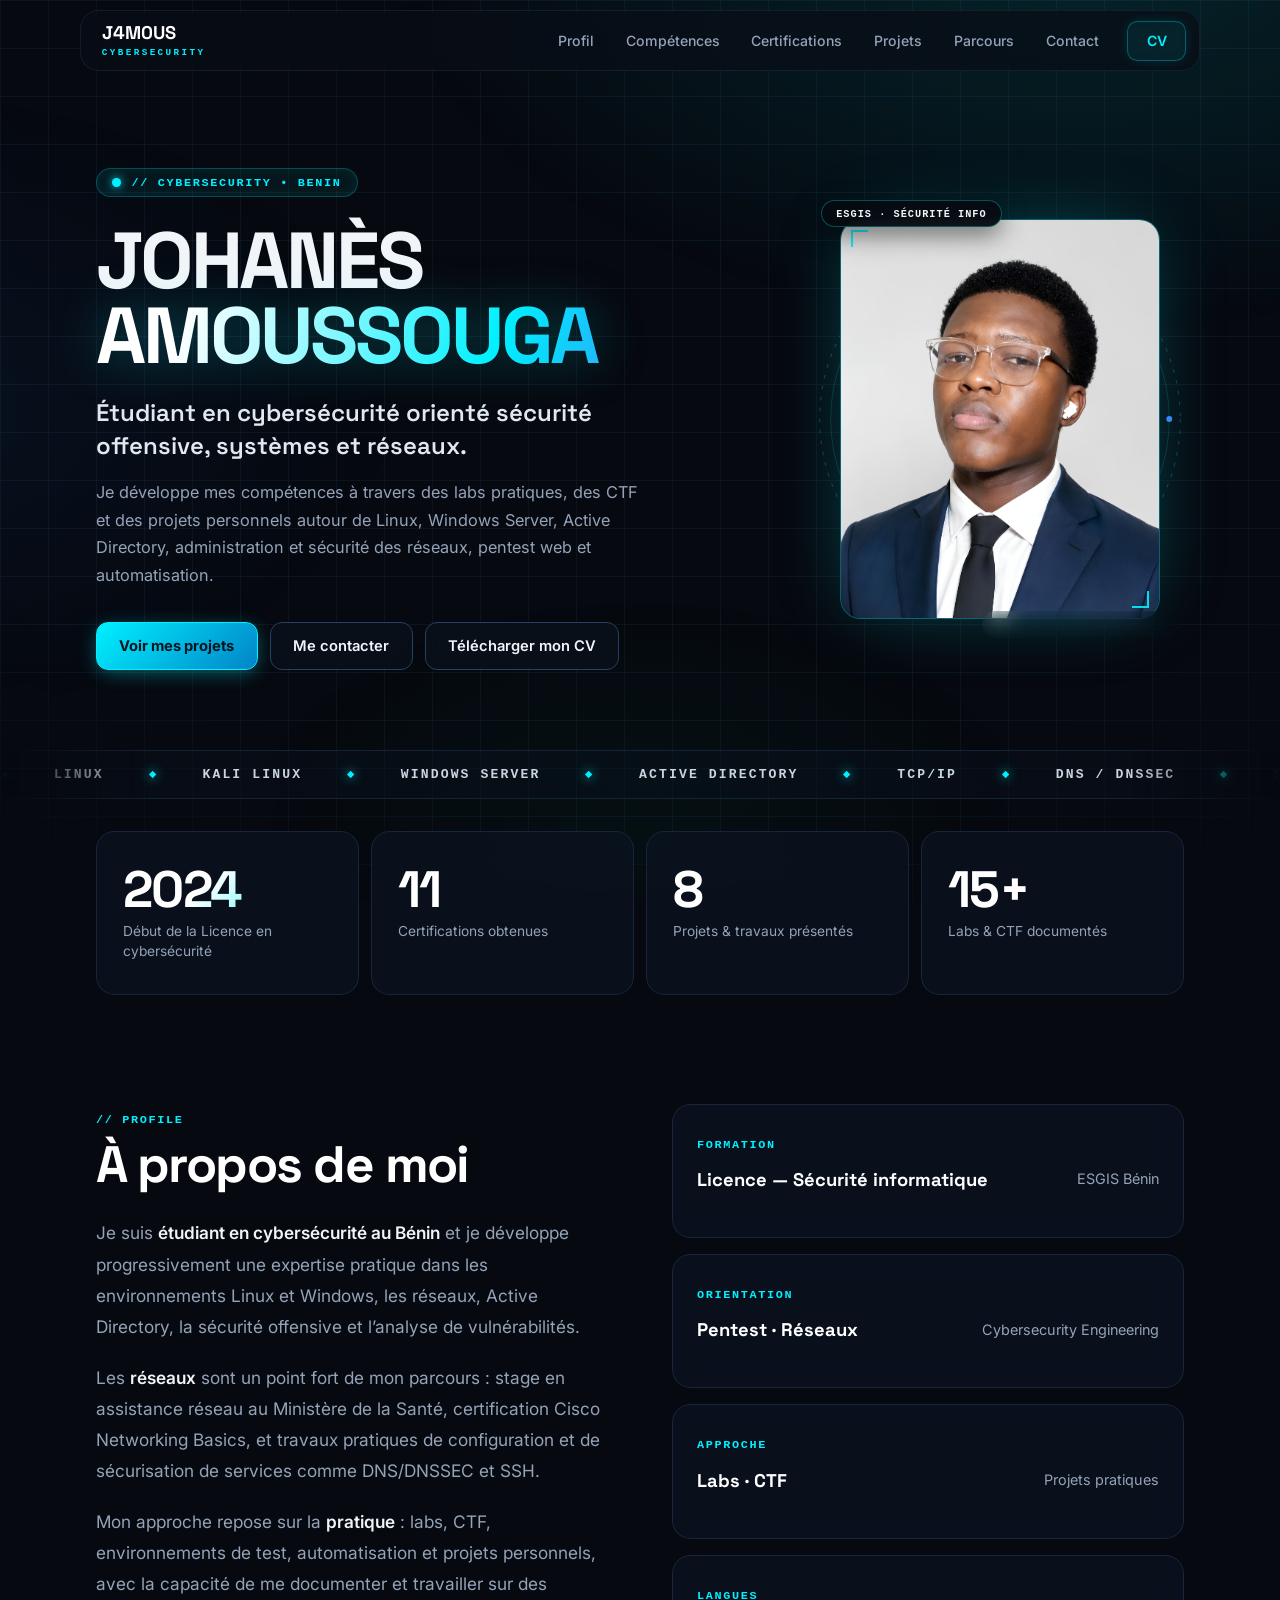
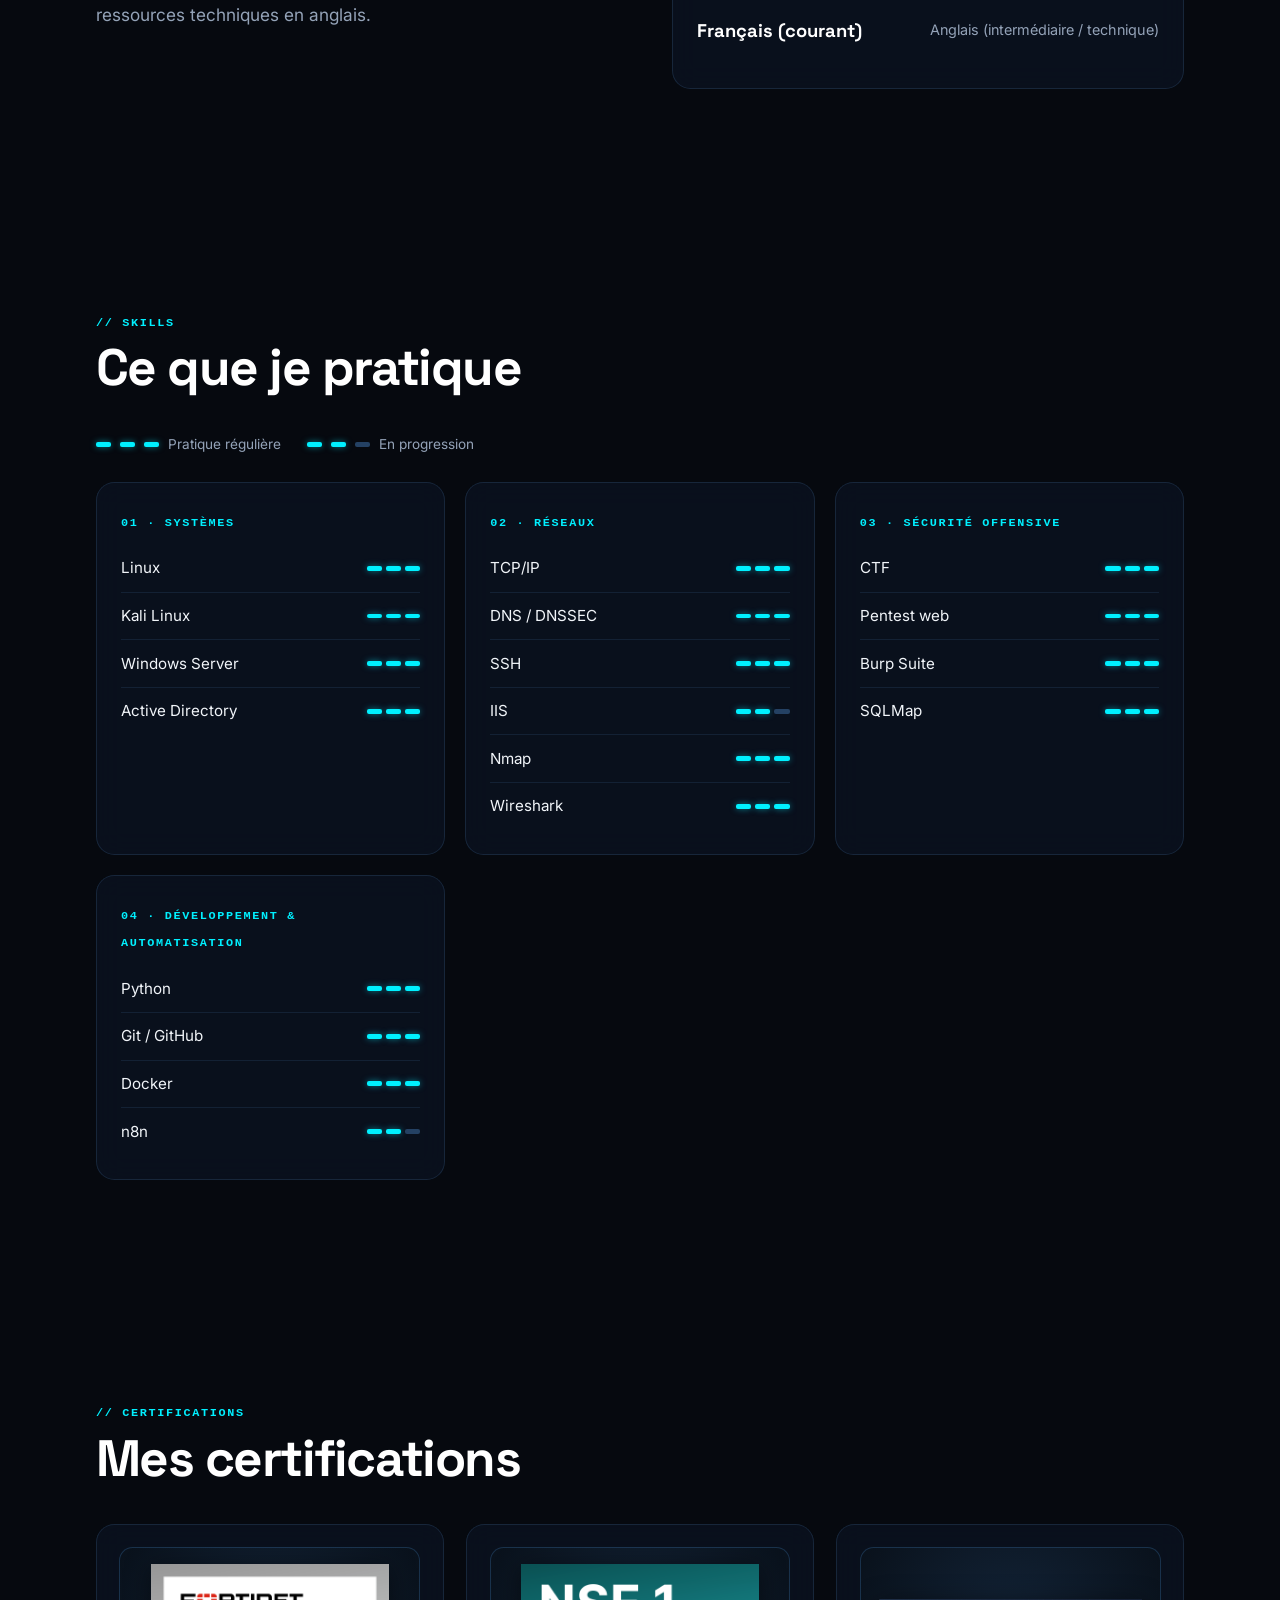
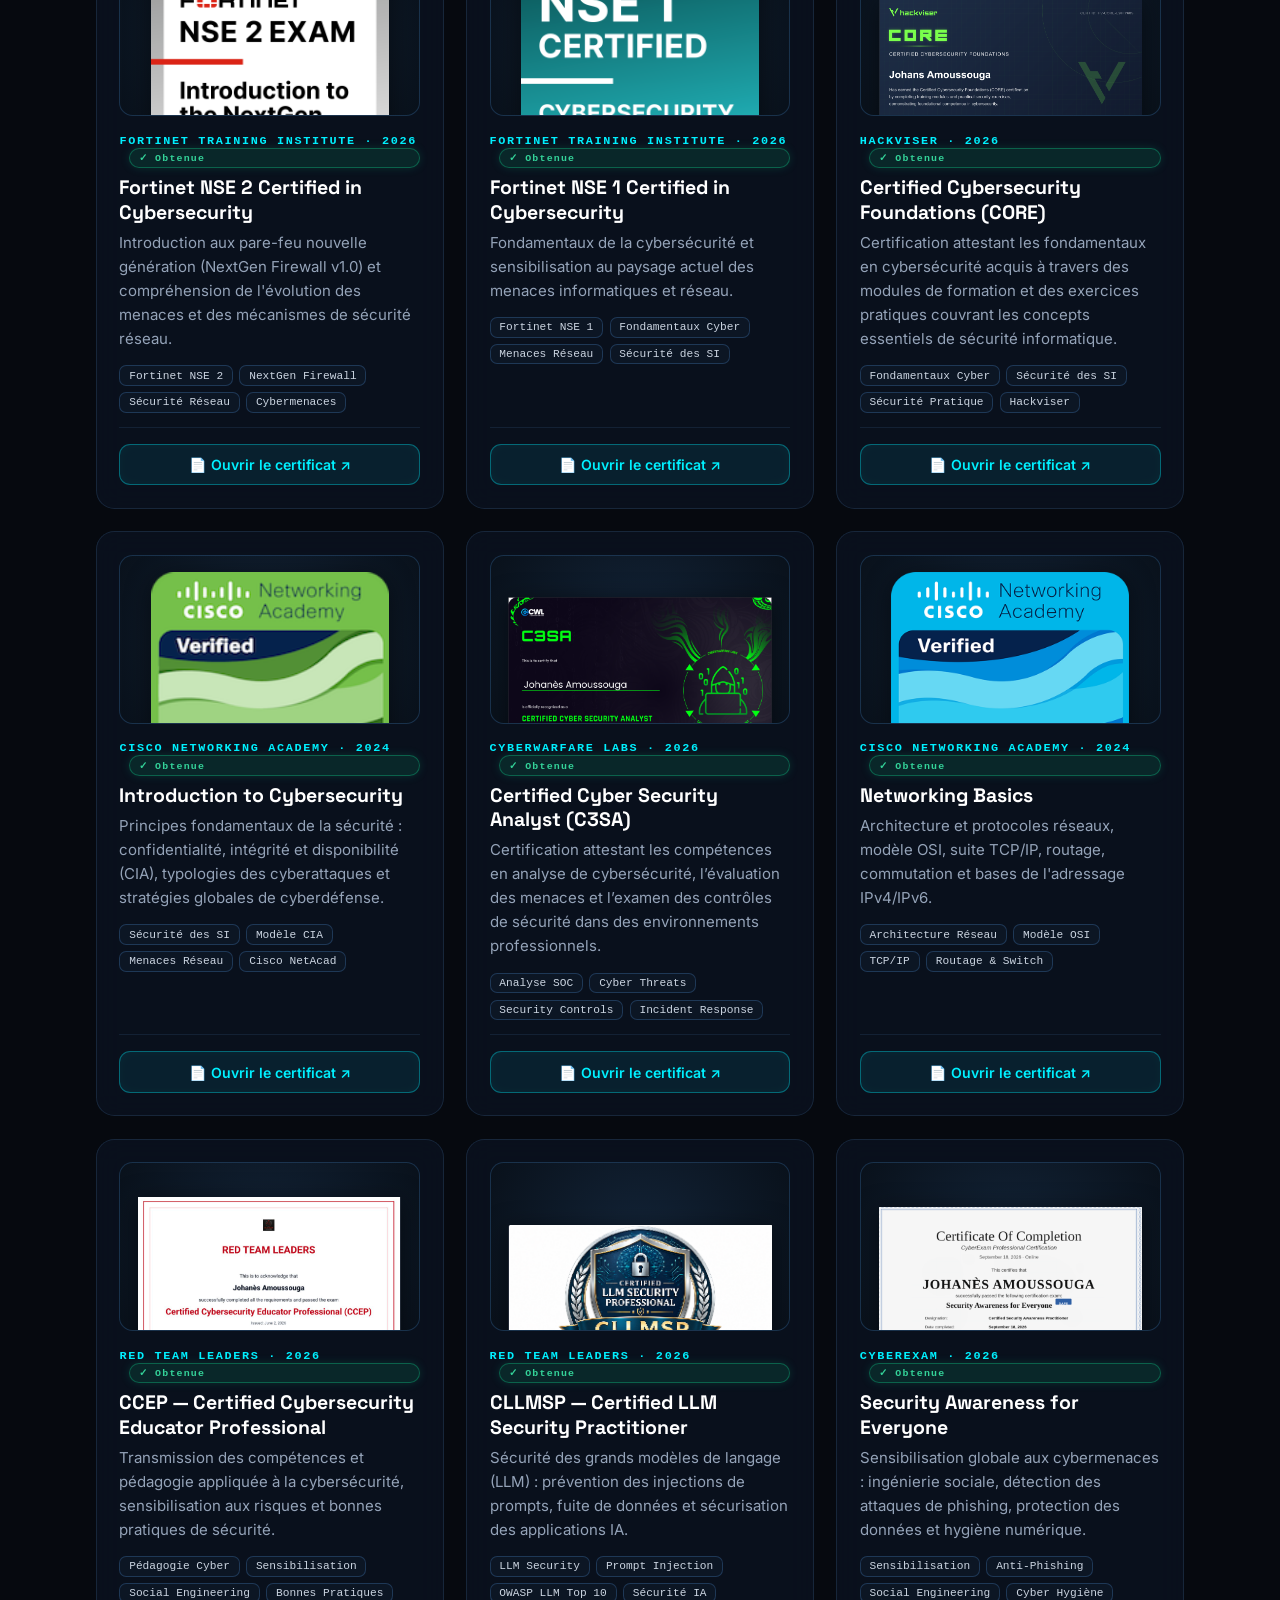
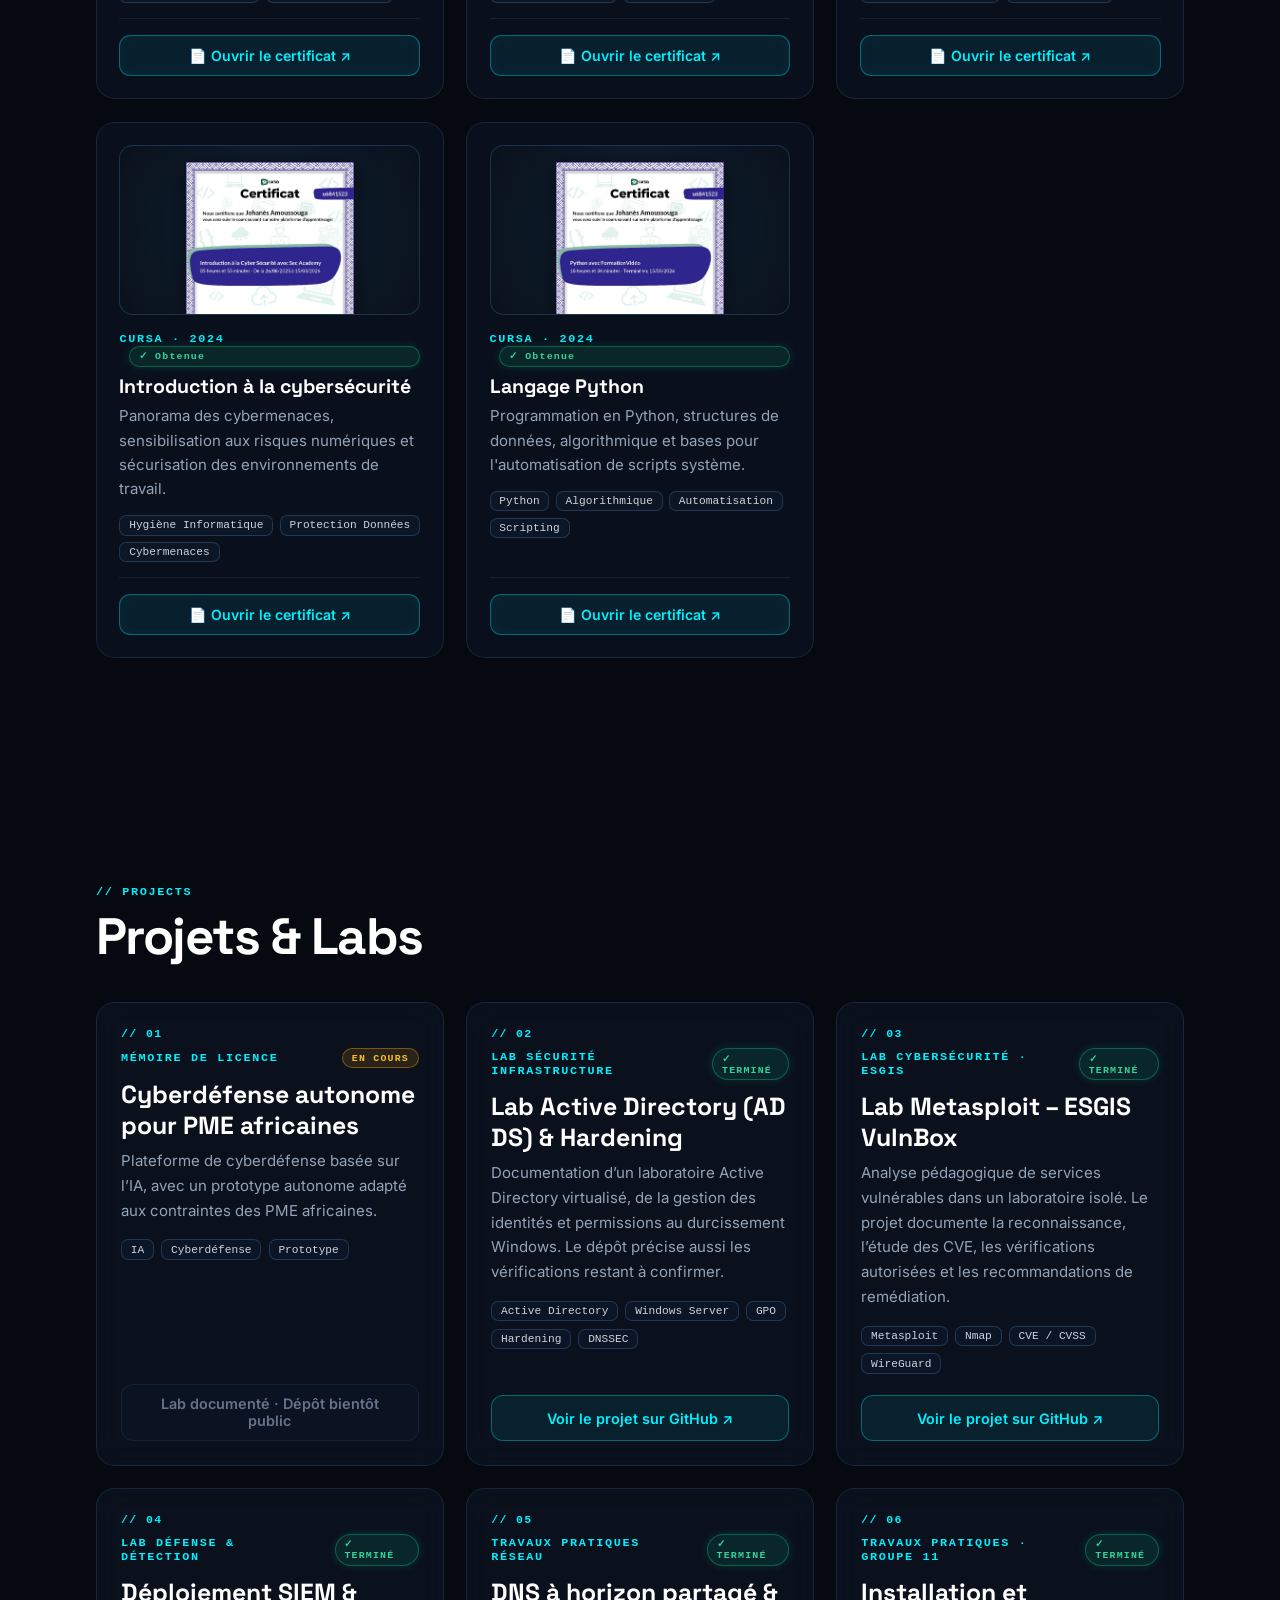
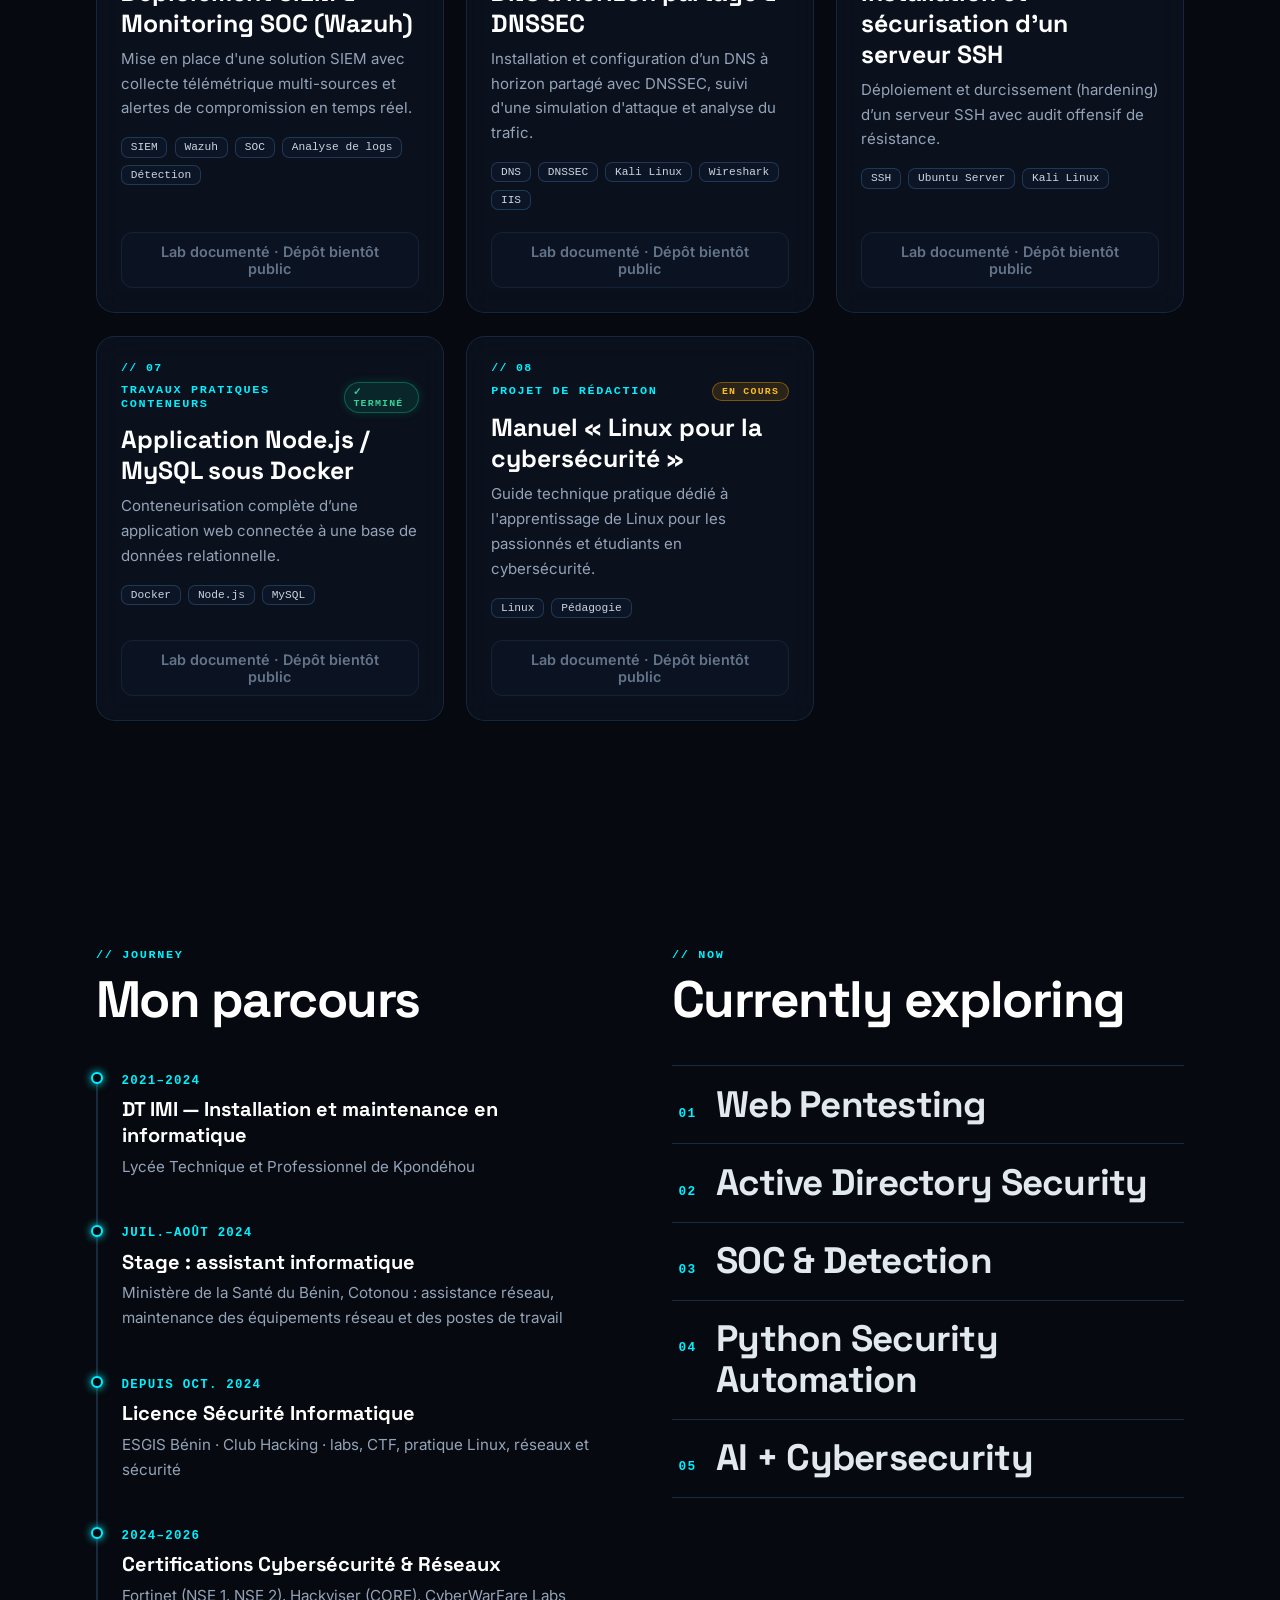
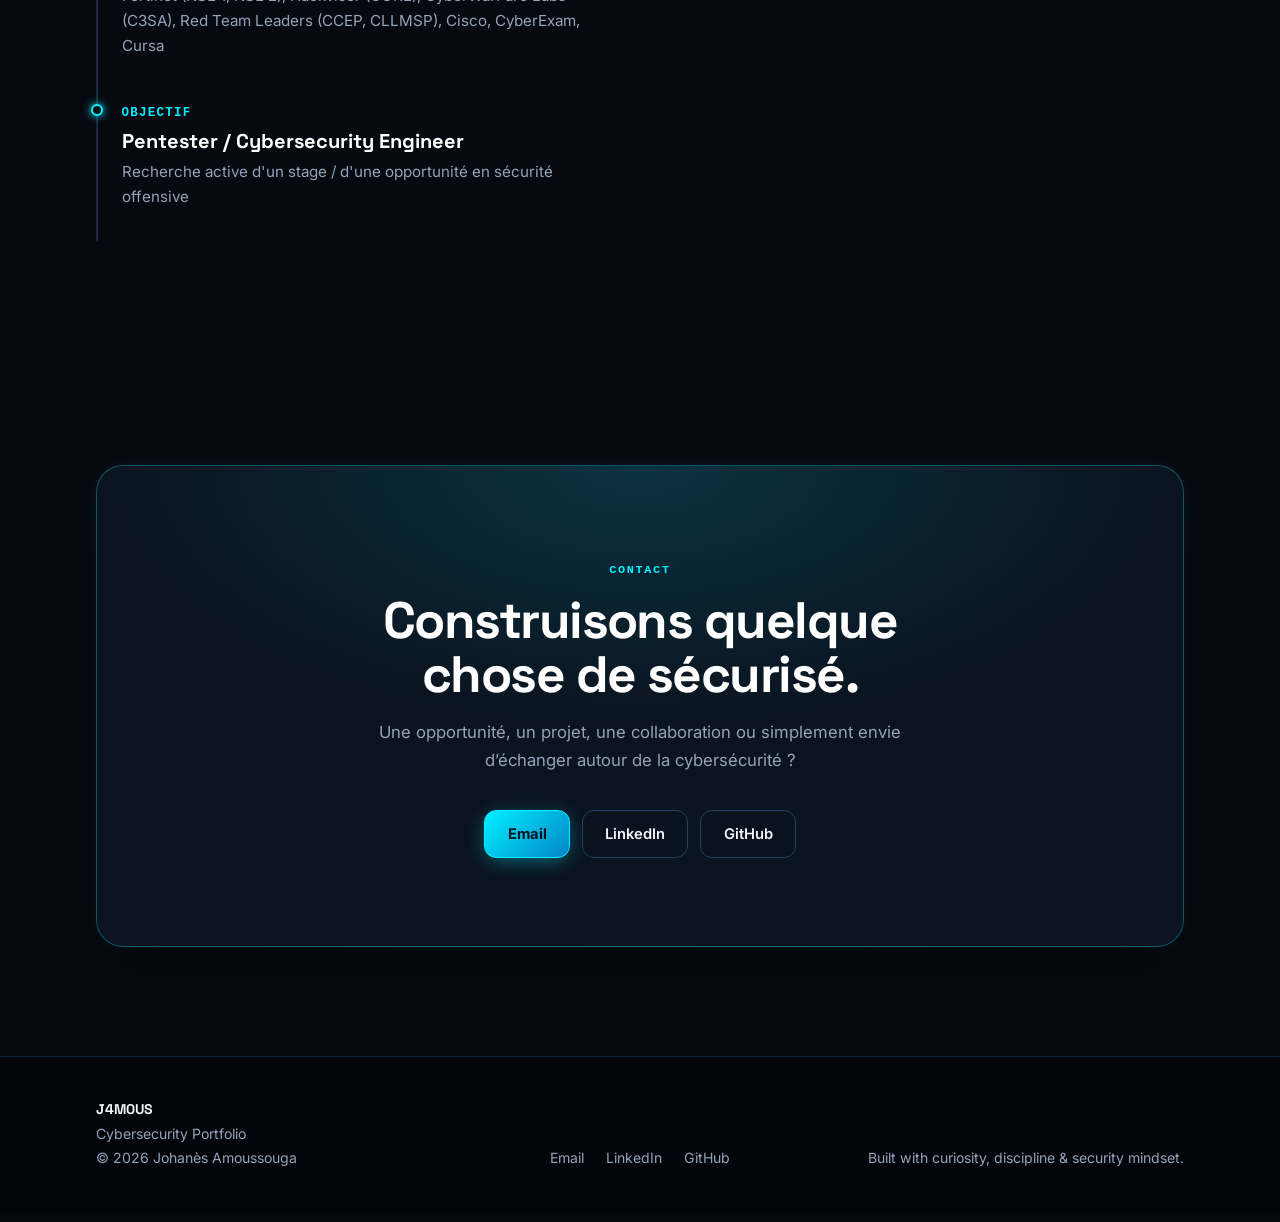
<file: index.html>
<!DOCTYPE html>
<html lang="fr">
<head>
    <meta charset="utf-8">
    <meta name="viewport" content="width=device-width, initial-scale=1, viewport-fit=cover">

    <title>Johanès Amoussouga | Cybersecurity Portfolio</title>

    <meta
        name="description"
        content="Portfolio de Johanès Amoussouga, étudiant en cybersécurité spécialisé dans les systèmes, réseaux, sécurité offensive et automatisation."
    >

    <meta name="theme-color" content="#060a10">

    <meta property="og:type" content="website">
    <meta property="og:title" content="Johanès Amoussouga | Cybersecurity Portfolio">
    <meta
        property="og:description"
        content="Étudiant en cybersécurité : systèmes, réseaux, sécurité offensive et automatisation."
    >
    <meta property="og:locale" content="fr_FR">

    <!-- Préconnexion aux polices Google -->
    <link rel="preconnect" href="https://fonts.googleapis.com">
    <link
        rel="preconnect"
        href="https://fonts.gstatic.com"
        crossorigin
    >

    <link
        href="https://fonts.googleapis.com/css2?family=Inter:wght@400;500&family=Space+Grotesk:wght@500;700&display=swap"
        rel="stylesheet"
    >

    <!-- Feuille de style externe -->
    <link rel="stylesheet" href="styles.css">
</head>

<body>

    <!-- ==================== EN-TÊTE ==================== -->
    <header id="hd">
        <div class="bar">

            <a class="logo" href="#top">
                J4M0US
                <small>CYBERSECURITY</small>
            </a>

            <button
                class="burger"
                id="bg"
                aria-expanded="false"
                aria-controls="nv"
                aria-label="Ouvrir le menu"
            >
                <i></i>
            </button>

            <nav id="nv" aria-label="Navigation principale">
                <ul id="nl"></ul>
            </nav>

        </div>
    </header>


    <!-- ==================== CONTENU PRINCIPAL ==================== -->
    <main id="top">

        <!-- ==================== SECTION HERO ==================== -->
        <div class="wrap">
            <div class="hero">

                <!-- Présentation -->
                <div>
                    <span class="mono eb">
                        <i></i>
                        // Cybersecurity • Benin
                    </span>

                    <h1>
                        <span>JOHANÈS</span>
                        <span class="g">AMOUSSOUGA</span>
                    </h1>

                    <p class="tag">
                        Étudiant en cybersécurité orienté sécurité offensive,
                        systèmes et réseaux.
                    </p>

                    <p class="d">
                        Je développe mes compétences à travers des labs
                        pratiques, des CTF et des projets personnels autour
                        de Linux, Windows Server, Active Directory,
                        administration et sécurité des réseaux, pentest web
                        et automatisation.
                    </p>

                    <div class="btns">
                        <a class="btn p" href="#projets">
                            Voir mes projets
                        </a>

                        <a class="btn" href="#contact">
                            Me contacter
                        </a>

                        <a class="btn" id="cvb" href="#contact">
                            Télécharger mon CV
                        </a>
                    </div>
                </div>

                <!-- Portrait -->
                <div class="photo">

                    <svg
                        class="ring"
                        viewBox="0 0 100 100"
                        fill="none"
                        stroke="#22d3ee"
                        aria-hidden="true"
                    >
                        <circle
                            cx="50"
                            cy="50"
                            r="49"
                            stroke-opacity=".25"
                            stroke-width=".3"
                            stroke-dasharray="1 2"
                        />

                        <circle
                            cx="50"
                            cy="50"
                            r="46"
                            stroke-opacity=".15"
                            stroke-width=".3"
                        />

                        <circle
                            cx="50"
                            cy="1"
                            r="1.1"
                            fill="#22d3ee"
                            stroke="none"
                        />

                        <circle
                            cx="96"
                            cy="50"
                            r=".8"
                            fill="#3b82f6"
                            stroke="none"
                        />

                        <circle
                            cx="12"
                            cy="84"
                            r=".8"
                            fill="#22d3ee"
                            stroke="none"
                        />
                    </svg>

                    <div class="frame" id="fr">
                        <i class="cn a"></i>
                        <i class="cn b"></i>
                    </div>

                    <span class="chip t">
                        ESGIS · SÉCURITÉ INFO
                    </span>

                    <span class="chip u">
                        <i></i>
                        OPEN TO OPPORTUNITIES
                    </span>

                </div>

            </div>
        </div>


        <!-- ==================== BANDEAU TECHNOLOGIES ==================== -->
        <div class="mq" aria-hidden="true">
            <div id="mq"></div>
        </div>


        <!-- ==================== STATISTIQUES ==================== -->
        <div class="wrap">
            <div class="stats" id="stats"></div>
        </div>


        <!-- ==================== 01 : PROFIL ==================== -->
        <section id="profil">
            <div class="wrap rv">
                <div class="split">

                    <div class="sh">
                        <span class="mono">Profile</span>
                        <h2>À propos de moi</h2>

                        <div class="about" style="margin-top: 1.6rem">
                            <p>
                                Je suis
                                <b>étudiant en cybersécurité au Bénin</b>
                                et je développe progressivement une expertise
                                pratique dans les environnements Linux et
                                Windows, les réseaux, Active Directory,
                                la sécurité offensive et l’analyse de
                                vulnérabilités.
                            </p>

                            <p>
                                Les <b>réseaux</b> sont un point fort de mon
                                parcours : stage en assistance réseau au
                                Ministère de la Santé, certification Cisco
                                Networking Basics, et travaux pratiques de
                                configuration et de sécurisation de services
                                comme DNS/DNSSEC et SSH.
                            </p>

                            <p>
                                Mon approche repose sur la <b>pratique</b> :
                                labs, CTF, environnements de test, automatisation et projets personnels,
                                avec la capacité de me documenter et travailler sur des ressources techniques en anglais.
                            </p>
                        </div>
                    </div>

                    <!-- Informations de profil générées par JavaScript -->
                    <div class="stack" id="about"></div>

                </div>
            </div>
        </section>


        <!-- ==================== 02 : COMPÉTENCES ==================== -->
        <section id="competences">
            <div class="wrap rv">

                <div class="sh">
                    <span class="mono">Skills</span>
                    <h2>Ce que je pratique</h2>
                </div>

                <div class="lg">
                    <span>
                        <span class="mt">
                            <i class="f"></i>
                            <i class="f"></i>
                            <i class="f"></i>
                        </span>
                        Pratique régulière
                    </span>

                    <span>
                        <span class="mt">
                            <i class="f"></i>
                            <i class="f"></i>
                            <i></i>
                        </span>
                        En progression
                    </span>
                </div>

                <!-- Cartes de compétences générées par JavaScript -->
                <div class="grid" id="skills"></div>

            </div>
        </section>


        <!-- ==================== 03 : CERTIFICATIONS ==================== -->
        <section id="certifications">
            <div class="wrap rv">

                <div class="sh">
                    <span class="mono">Certifications</span>
                    <h2>Mes certifications</h2>
                </div>

                <!-- Certifications générées par JavaScript -->
                <div class="grid" id="certs"></div>

            </div>
        </section>


        <!-- ==================== 04 : PROJETS ==================== -->
        <section id="projets">
            <div class="wrap rv">

                <div class="sh">
                    <span class="mono">Projects</span>
                    <h2>Projets &amp; Labs</h2>
                </div>

                <!-- Projets générés par JavaScript -->
                <div class="pl" id="projs"></div>

            </div>
        </section>


        <!-- ==================== 05 ET 06 : PARCOURS ==================== -->
        <section id="parcours">
            <div class="wrap rv">
                <div class="split">

                    <!-- 05 : Parcours -->
                    <div>
                        <div class="sh">
                            <span class="mono">Journey</span>
                            <h2>Mon parcours</h2>
                        </div>

                        <ol class="tl" id="tl"></ol>
                    </div>

                    <!-- 06 : Objectifs actuels -->
                    <div>
                        <div class="sh">
                            <span class="mono">Now</span>
                            <h2>Currently exploring</h2>
                        </div>

                        <ol class="fc" id="focus"></ol>
                    </div>

                </div>
            </div>
        </section>


        <!-- ==================== 07 : CONTACT ==================== -->
        <section id="contact">
            <div class="wrap rv">

                <div class="ct">

                    <span class="mono">Contact</span>

                    <h2>
                        Construisons quelque chose de sécurisé.
                    </h2>

                    <p>
                        Une opportunité, un projet, une collaboration
                        ou simplement envie d’échanger autour de la
                        cybersécurité ?
                    </p>

                    <!-- Liens générés par JavaScript -->
                    <div class="btns" id="links"></div>

                    <p class="pn2" id="phn" hidden>
                        
                    </p>

                </div>
            </div>
        </section>

    </main>


    <!-- ==================== PIED DE PAGE ==================== -->
    <footer>
        <div class="wrap">

            <div>
                <b style="font-family: var(--h); color: var(--tx)">
                    J4M0US
                </b>
                <br>

                Cybersecurity Portfolio
                <br>

                © 2026 Johanès Amoussouga
            </div>

            <div class="fl" id="fl"></div>

            <div>
                Built with curiosity, discipline &amp; security mindset.
            </div>

        </div>
    </footer>


    <!-- ==================== FENÊTRE MODALE ==================== -->
    <dialog id="dlg" aria-labelledby="dt">
        <div class="mb" id="dm"></div>
    </dialog>


    <!-- ==================== SCRIPT JAVASCRIPT ==================== -->
    <script src="script.js" defer></script>

</body>
</html>
</file>
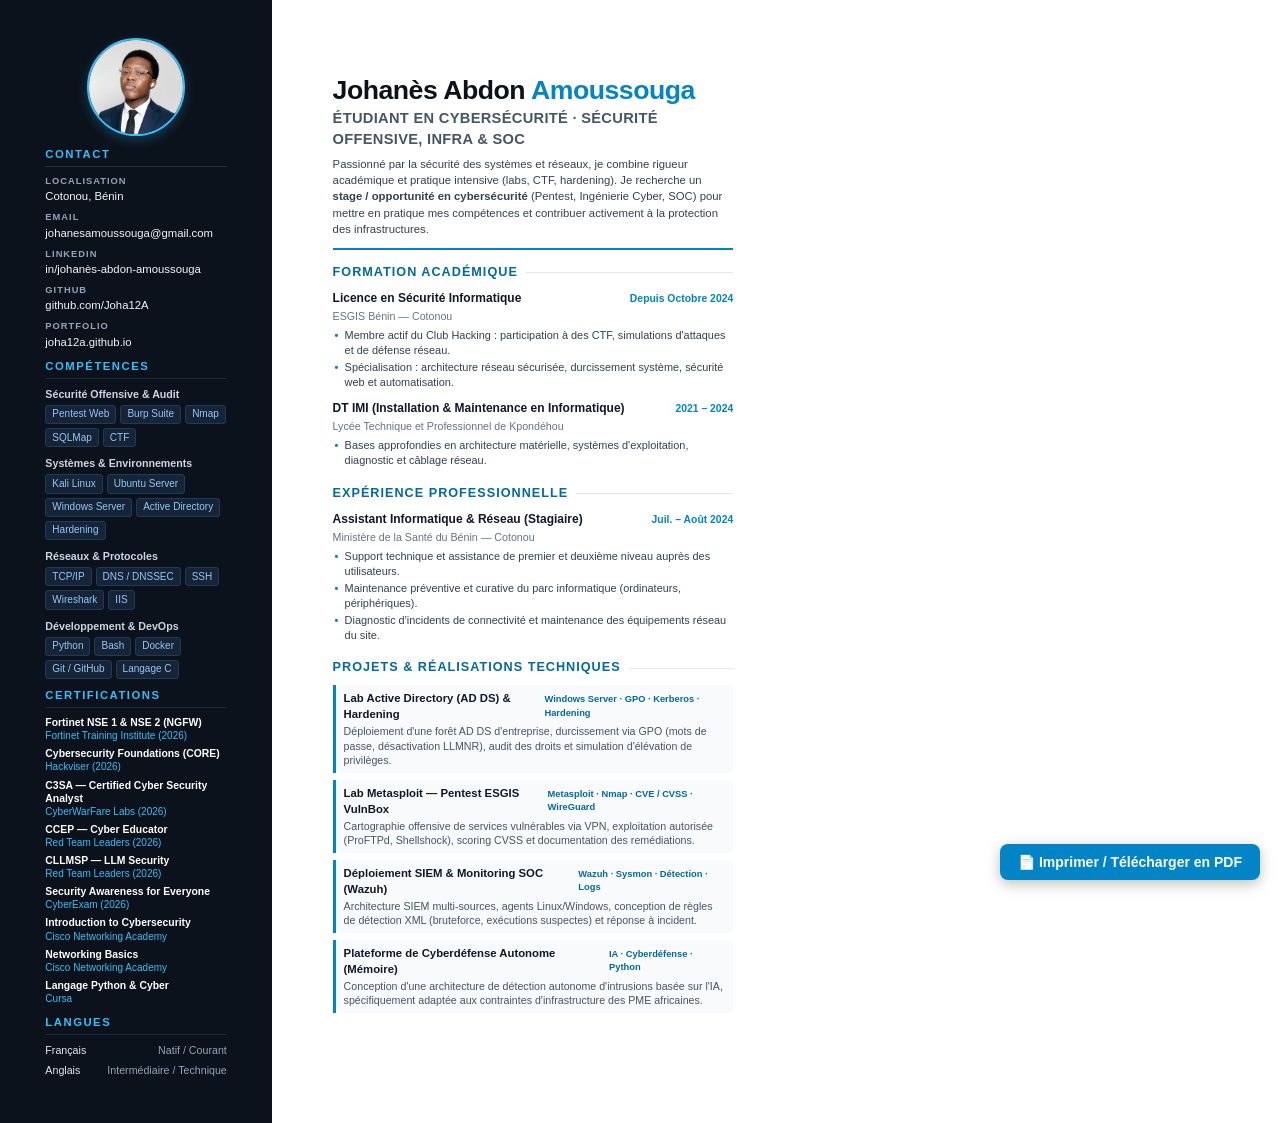
<file: assets/cv/cv.html>
<!DOCTYPE html>
<html lang="fr">
<head>
    <meta charset="utf-8">
    <title>CV — Johanès Abdon Amoussouga | Cybersécurité</title>
    <style>
        @page {
            size: A4 portrait;
            margin: 0;
        }
        *, *::before, *::after {
            box-sizing: border-box;
            margin: 0;
            padding: 0;
        }
        body {
            font-family: -apple-system, BlinkMacSystemFont, "Segoe UI", Roboto, Helvetica, Arial, sans-serif;
            background: #ffffff;
            color: #1f2937;
            font-size: 9.5pt;
            line-height: 1.42;
            -webkit-print-color-adjust: exact;
            print-color-adjust: exact;
        }
        .container {
            display: flex;
            width: 210mm;
            min-height: 297mm;
            height: 297mm;
            overflow: hidden;
        }
        
        /* SIDEBAR GAUCHE */
        .sidebar {
            width: 72mm;
            background: #0b121c;
            color: #e5e7eb;
            padding: 10mm 12mm;
            display: flex;
            flex-direction: column;
            gap: 8px;
        }
        .profile-photo {
            width: 26mm;
            height: 26mm;
            margin: 0 auto 2px auto;
            border-radius: 50%;
            overflow: hidden;
            border: 2px solid #38bdf8;
            box-shadow: 0 4px 12px rgba(56, 189, 248, 0.25);
        }
        .profile-photo img {
            width: 100%;
            height: 100%;
            object-fit: cover;
        }
        .sidebar h3 {
            font-size: 8.5pt;
            font-weight: 700;
            text-transform: uppercase;
            letter-spacing: 1.5px;
            color: #38bdf8;
            border-bottom: 1px solid #1e293b;
            padding-bottom: 4px;
            margin-bottom: 8px;
        }
        .contact-list {
            list-style: none;
            display: flex;
            flex-direction: column;
            gap: 7px;
            font-size: 8.5pt;
        }
        .contact-list li {
            display: flex;
            flex-direction: column;
            word-break: break-all;
        }
        .contact-list .label {
            font-size: 7pt;
            text-transform: uppercase;
            letter-spacing: 1px;
            color: #94a3b8;
            font-weight: 600;
        }
        .contact-list a, .contact-list span {
            color: #f1f5f9;
            text-decoration: none;
        }
        
        .skill-group {
            margin-bottom: 9px;
        }
        .skill-group:last-child {
            margin-bottom: 0;
        }
        .skill-group-title {
            font-size: 8pt;
            font-weight: 600;
            color: #cbd5e1;
            margin-bottom: 3px;
        }
        .skill-tags {
            display: flex;
            flex-wrap: wrap;
            gap: 4px;
        }
        .tag {
            background: #162436;
            color: #93c5fd;
            border: 1px solid #1e3a5f;
            padding: 1.5px 6px;
            border-radius: 3px;
            font-size: 7.5pt;
            font-weight: 500;
        }
        
        .cert-list {
            list-style: none;
            display: flex;
            flex-direction: column;
            gap: 4.5px;
        }
        .cert-item {
            font-size: 7.8pt;
            line-height: 1.26;
        }
        .cert-name {
            font-weight: 600;
            color: #ffffff;
            display: block;
        }
        .cert-org {
            font-size: 7.5pt;
            color: #38bdf8;
        }

        .lang-list {
            list-style: none;
            display: flex;
            flex-direction: column;
            gap: 5px;
            font-size: 8pt;
        }
        .lang-list li {
            display: flex;
            justify-content: space-between;
            color: #e2e8f0;
        }
        .lang-list span:last-child {
            color: #94a3b8;
        }

        /* COLONNE PRINCIPALE */
        .main {
            width: 138mm;
            padding: 20mm 16mm 16mm 16mm;
            display: flex;
            flex-direction: column;
            gap: 14px;
        }

        /* HEADER */
        .header {
            border-bottom: 2px solid #0284c7;
            padding-bottom: 10px;
        }
        .name {
            font-size: 20pt;
            font-weight: 800;
            letter-spacing: -0.5px;
            color: #0b121c;
            line-height: 1.1;
        }
        .name span {
            color: #0284c7;
        }
        .title {
            font-size: 11pt;
            font-weight: 600;
            color: #475569;
            margin-top: 3px;
            letter-spacing: 0.3px;
            text-transform: uppercase;
        }
        .summary {
            font-size: 8.5pt;
            color: #334155;
            margin-top: 6px;
            line-height: 1.45;
        }

        /* SECTIONS */
        .section-title {
            font-size: 9.5pt;
            font-weight: 700;
            text-transform: uppercase;
            letter-spacing: 1px;
            color: #0369a1;
            display: flex;
            align-items: center;
            gap: 8px;
            margin-bottom: 8px;
        }
        .section-title::after {
            content: "";
            flex: 1;
            height: 1px;
            background: #e2e8f0;
        }

        .timeline-item {
            margin-bottom: 10px;
        }
        .timeline-item:last-child {
            margin-bottom: 0;
        }
        .item-head {
            display: flex;
            justify-content: space-between;
            align-items: baseline;
            margin-bottom: 2px;
        }
        .item-role {
            font-size: 9pt;
            font-weight: 700;
            color: #0f172a;
        }
        .item-date {
            font-size: 7.8pt;
            font-weight: 600;
            color: #0284c7;
            white-space: nowrap;
        }
        .item-sub {
            font-size: 8pt;
            font-weight: 500;
            color: #64748b;
            margin-bottom: 4px;
        }
        .item-bullets {
            list-style: none;
            padding-left: 0;
        }
        .item-bullets li {
            position: relative;
            padding-left: 12px;
            font-size: 8.2pt;
            color: #334155;
            margin-bottom: 2px;
            line-height: 1.38;
        }
        .item-bullets li::before {
            content: "•";
            position: absolute;
            left: 2px;
            color: #0284c7;
            font-weight: bold;
        }

        .project-grid {
            display: grid;
            grid-template-columns: 1fr;
            gap: 7px;
        }
        .proj-card {
            background: #f8fafc;
            border-left: 3px solid #0284c7;
            padding: 5px 8px;
            border-radius: 0 4px 4px 0;
        }
        .proj-head {
            display: flex;
            justify-content: space-between;
            align-items: baseline;
        }
        .proj-title {
            font-size: 8.5pt;
            font-weight: 700;
            color: #0f172a;
        }
        .proj-tags {
            font-size: 7pt;
            font-weight: 600;
            color: #0369a1;
        }
        .proj-desc {
            font-size: 8pt;
            color: #475569;
            margin-top: 2px;
            line-height: 1.35;
        }

        /* Bouton print flottant pour affichage navigateur */
        .print-btn {
            position: fixed;
            bottom: 20px;
            right: 20px;
            background: #0284c7;
            color: #ffffff;
            border: none;
            padding: 10px 18px;
            border-radius: 8px;
            font-weight: 600;
            font-size: 14px;
            cursor: pointer;
            box-shadow: 0 4px 14px rgba(0,0,0,0.25);
            display: flex;
            align-items: center;
            gap: 8px;
            z-index: 999;
        }
        .print-btn:hover {
            background: #0369a1;
        }
        @media print {
            .print-btn {
                display: none !important;
            }
        }
    </style>
</head>
<body>

    <button class="print-btn" onclick="window.print()">
        📄 Imprimer / Télécharger en PDF
    </button>

    <div class="container">
        
        <!-- SIDEBAR GAUCHE -->
        <aside class="sidebar">
            
            <div class="profile-photo">
                <img src="../images/profil.jpeg" alt="Johanès Abdon Amoussouga">
            </div>

            <!-- CONTACT -->
            <div>
                <h3>Contact</h3>
                <ul class="contact-list">
                    <li>
                        <span class="label">Localisation</span>
                        <span>Cotonou, Bénin</span>
                    </li>
                    <li>
                        <span class="label">Email</span>
                        <a href="mailto:johanesamoussouga@gmail.com">johanesamoussouga@gmail.com</a>
                    </li>
                    <li>
                        <span class="label">LinkedIn</span>
                        <a href="https://www.linkedin.com/in/johanès-abdon-amoussouga-16b75231b">in/johanès-abdon-amoussouga</a>
                    </li>
                    <li>
                        <span class="label">GitHub</span>
                        <a href="https://github.com/Joha12A">github.com/Joha12A</a>
                    </li>
                    <li>
                        <span class="label">Portfolio</span>
                        <a href="https://joha12a.github.io">joha12a.github.io</a>
                    </li>
                </ul>
            </div>

            <!-- COMPÉTENCES -->
            <div>
                <h3>Compétences</h3>
                
                <div class="skill-group">
                    <div class="skill-group-title">Sécurité Offensive & Audit</div>
                    <div class="skill-tags">
                        <span class="tag">Pentest Web</span>
                        <span class="tag">Burp Suite</span>
                        <span class="tag">Nmap</span>
                        <span class="tag">SQLMap</span>
                        <span class="tag">CTF</span>
                    </div>
                </div>

                <div class="skill-group">
                    <div class="skill-group-title">Systèmes & Environnements</div>
                    <div class="skill-tags">
                        <span class="tag">Kali Linux</span>
                        <span class="tag">Ubuntu Server</span>
                        <span class="tag">Windows Server</span>
                        <span class="tag">Active Directory</span>
                        <span class="tag">Hardening</span>
                    </div>
                </div>

                <div class="skill-group">
                    <div class="skill-group-title">Réseaux & Protocoles</div>
                    <div class="skill-tags">
                        <span class="tag">TCP/IP</span>
                        <span class="tag">DNS / DNSSEC</span>
                        <span class="tag">SSH</span>
                        <span class="tag">Wireshark</span>
                        <span class="tag">IIS</span>
                    </div>
                </div>

                <div class="skill-group">
                    <div class="skill-group-title">Développement & DevOps</div>
                    <div class="skill-tags">
                        <span class="tag">Python</span>
                        <span class="tag">Bash</span>
                        <span class="tag">Docker</span>
                        <span class="tag">Git / GitHub</span>
                        <span class="tag">Langage C</span>
                    </div>
                </div>
            </div>

            <!-- CERTIFICATIONS -->
            <div>
                <h3>Certifications</h3>
                <ul class="cert-list">
                    <li class="cert-item">
                        <span class="cert-name">Fortinet NSE 1 &amp; NSE 2 (NGFW)</span>
                        <span class="cert-org">Fortinet Training Institute (2026)</span>
                    </li>
                    <li class="cert-item">
                        <span class="cert-name">Cybersecurity Foundations (CORE)</span>
                        <span class="cert-org">Hackviser (2026)</span>
                    </li>
                    <li class="cert-item">
                        <span class="cert-name">C3SA — Certified Cyber Security Analyst</span>
                        <span class="cert-org">CyberWarFare Labs (2026)</span>
                    </li>
                    <li class="cert-item">
                        <span class="cert-name">CCEP — Cyber Educator</span>
                        <span class="cert-org">Red Team Leaders (2026)</span>
                    </li>
                    <li class="cert-item">
                        <span class="cert-name">CLLMSP — LLM Security</span>
                        <span class="cert-org">Red Team Leaders (2026)</span>
                    </li>
                    <li class="cert-item">
                        <span class="cert-name">Security Awareness for Everyone</span>
                        <span class="cert-org">CyberExam (2026)</span>
                    </li>
                    <li class="cert-item">
                        <span class="cert-name">Introduction to Cybersecurity</span>
                        <span class="cert-org">Cisco Networking Academy</span>
                    </li>
                    <li class="cert-item">
                        <span class="cert-name">Networking Basics</span>
                        <span class="cert-org">Cisco Networking Academy</span>
                    </li>
                    <li class="cert-item">
                        <span class="cert-name">Langage Python & Cyber</span>
                        <span class="cert-org">Cursa</span>
                    </li>
                </ul>
            </div>

            <!-- LANGUES -->
            <div>
                <h3>Langues</h3>
                <ul class="lang-list">
                    <li><span>Français</span><span>Natif / Courant</span></li>
                    <li><span>Anglais</span><span>Intermédiaire / Technique</span></li>
                </ul>
            </div>

        </aside>

        <!-- MAIN COLUMN -->
        <main class="main">
            
            <!-- HEADER -->
            <header class="header">
                <h1 class="name">Johanès Abdon <span>Amoussouga</span></h1>
                <div class="title">Étudiant en Cybersécurité · Sécurité Offensive, Infra & SOC</div>
                <p class="summary">
                    Passionné par la sécurité des systèmes et réseaux, je combine rigueur académique et pratique intensive (labs, CTF, hardening). Je recherche un <strong>stage / opportunité en cybersécurité</strong> (Pentest, Ingénierie Cyber, SOC) pour mettre en pratique mes compétences et contribuer activement à la protection des infrastructures.
                </p>
            </header>

            <!-- FORMATION ACADÉMIQUE -->
            <section>
                <h2 class="section-title">Formation Académique</h2>
                
                <div class="timeline-item">
                    <div class="item-head">
                        <span class="item-role">Licence en Sécurité Informatique</span>
                        <span class="item-date">Depuis Octobre 2024</span>
                    </div>
                    <div class="item-sub">ESGIS Bénin — Cotonou</div>
                    <ul class="item-bullets">
                        <li>Membre actif du Club Hacking : participation à des CTF, simulations d'attaques et de défense réseau.</li>
                        <li>Spécialisation : architecture réseau sécurisée, durcissement système, sécurité web et automatisation.</li>
                    </ul>
                </div>

                <div class="timeline-item">
                    <div class="item-head">
                        <span class="item-role">DT IMI (Installation & Maintenance en Informatique)</span>
                        <span class="item-date">2021 – 2024</span>
                    </div>
                    <div class="item-sub">Lycée Technique et Professionnel de Kpondéhou</div>
                    <ul class="item-bullets">
                        <li>Bases approfondies en architecture matérielle, systèmes d'exploitation, diagnostic et câblage réseau.</li>
                    </ul>
                </div>
            </section>

            <!-- EXPÉRIENCE PROFESSIONNELLE -->
            <section>
                <h2 class="section-title">Expérience Professionnelle</h2>
                
                <div class="timeline-item">
                    <div class="item-head">
                        <span class="item-role">Assistant Informatique & Réseau (Stagiaire)</span>
                        <span class="item-date">Juil. – Août 2024</span>
                    </div>
                    <div class="item-sub">Ministère de la Santé du Bénin — Cotonou</div>
                    <ul class="item-bullets">
                        <li>Support technique et assistance de premier et deuxième niveau auprès des utilisateurs.</li>
                        <li>Maintenance préventive et curative du parc informatique (ordinateurs, périphériques).</li>
                        <li>Diagnostic d'incidents de connectivité et maintenance des équipements réseau du site.</li>
                    </ul>
                </div>
            </section>

            <!-- PROJETS & LABS MAJEURS -->
            <section>
                <h2 class="section-title">Projets & Réalisations Techniques</h2>
                
                <div class="project-grid">
                    
                    <div class="proj-card">
                        <div class="proj-head">
                            <span class="proj-title">Lab Active Directory (AD DS) & Hardening</span>
                            <span class="proj-tags">Windows Server · GPO · Kerberos · Hardening</span>
                        </div>
                        <div class="proj-desc">
                            Déploiement d'une forêt AD DS d'entreprise, durcissement via GPO (mots de passe, désactivation LLMNR), audit des droits et simulation d'élévation de privilèges.
                        </div>
                    </div>

                    <div class="proj-card">
                        <div class="proj-head">
                            <span class="proj-title">Lab Metasploit — Pentest ESGIS VulnBox</span>
                            <span class="proj-tags">Metasploit · Nmap · CVE / CVSS · WireGuard</span>
                        </div>
                        <div class="proj-desc">
                            Cartographie offensive de services vulnérables via VPN, exploitation autorisée (ProFTPd, Shellshock), scoring CVSS et documentation des remédiations.
                        </div>
                    </div>

                    <div class="proj-card">
                        <div class="proj-head">
                            <span class="proj-title">Déploiement SIEM & Monitoring SOC (Wazuh)</span>
                            <span class="proj-tags">Wazuh · Sysmon · Détection · Logs</span>
                        </div>
                        <div class="proj-desc">
                            Architecture SIEM multi-sources, agents Linux/Windows, conception de règles de détection XML (bruteforce, exécutions suspectes) et réponse à incident.
                        </div>
                    </div>

                    <div class="proj-card">
                        <div class="proj-head">
                            <span class="proj-title">Plateforme de Cyberdéfense Autonome (Mémoire)</span>
                            <span class="proj-tags">IA · Cyberdéfense · Python</span>
                        </div>
                        <div class="proj-desc">
                            Conception d'une architecture de détection autonome d'intrusions basée sur l'IA, spécifiquement adaptée aux contraintes d'infrastructure des PME africaines.
                        </div>
                    </div>

                </div>
            </section>

        </main>

    </div>

</body>
</html>
</file>
<file: styles.css>
/* ==========================================================================
   PORTFOLIO CYBERSÉCURITÉ — JOHANÈS AMOUSSOUGA (J4M0US)
   Design System : Cyber / High-Tech Minimalist (Dark Obsidian & Neon Cyan)
   ========================================================================== */

:root {
  --bg: #06090f;
  --bg-deep: #03060a;
  --s1: #0b1320;
  --s2: #101c2e;
  --s3: #16263d;
  --ln: #192a3f;
  --ln2: #244163;
  --ln-glow: rgba(0, 240, 255, 0.28);
  --tx: #f1f5f9;
  --tx-dim: #cbd5e1;
  --mu: #94a3b8;
  --cy: #00f0ff;
  --cy-dark: #0284c7;
  --cy-glow: rgba(0, 240, 255, 0.22);
  --bl: #3b82f6;
  --ok: #10b981;
  --ok-glow: rgba(16, 185, 129, 0.22);
  --wn: #f59e0b;
  --wn-glow: rgba(245, 158, 11, 0.2);
  --h: 'Space Grotesk', system-ui, -apple-system, sans-serif;
  --b: 'Inter', system-ui, -apple-system, sans-serif;
  --m: ui-monospace, SFMono-Regular, Menlo, Monaco, Consolas, monospace;
  --px: clamp(1rem, 5vw, 2rem);
  --rad: 1.15rem;
  --rad-sm: 0.65rem;
  color-scheme: dark;
  box-sizing: border-box;
  padding-top: env(safe-area-inset-top, 0px);
  padding-bottom: env(safe-area-inset-bottom, 0px);
}

*, *::before, *::after {
  box-sizing: inherit;
}

html {
  scroll-behavior: smooth;
  scroll-padding-top: 6rem;
  -webkit-text-size-adjust: 100%;
}

body {
  margin: 0;
  background-color: var(--bg);
  color: var(--tx);
  font: 400 1rem/1.7 var(--b);
  overflow-x: clip;
  position: relative;
  selection-background-color: var(--cy);
  selection-color: #03151f;
}

::selection {
  background: rgba(0, 240, 255, 0.25);
  color: #fff;
}

/* ==================== FOND D'AMBIANCE CYBER ==================== */

body::before {
  content: "";
  position: fixed;
  inset: 0;
  z-index: -1;
  pointer-events: none;
  background:
    radial-gradient(65rem 35rem at 85% -5%, rgba(0, 240, 255, 0.12), transparent 70%),
    radial-gradient(50rem 30rem at -10% 45%, rgba(59, 130, 246, 0.08), transparent 70%),
    radial-gradient(40rem 25rem at 50% 95%, rgba(16, 185, 129, 0.06), transparent 70%),
    linear-gradient(rgba(25, 42, 63, 0.35) 1px, transparent 1px) 0 0 / 48px 48px,
    linear-gradient(90deg, rgba(25, 42, 63, 0.35) 1px, transparent 1px) 0 0 / 48px 48px;
  -webkit-mask: radial-gradient(ellipse 95% 85% at 50% 30%, #000 65%, transparent 100%);
  mask: radial-gradient(ellipse 95% 85% at 50% 30%, #000 65%, transparent 100%);
  opacity: 0.95;
}

img, svg {
  max-width: 100%;
}

a {
  color: inherit;
  text-decoration: none;
}

:focus-visible {
  outline: 2px solid var(--cy);
  outline-offset: 3px;
}

.wrap {
  width: 100%;
  max-width: 72rem;
  margin: 0 auto;
  padding: 0 var(--px);
}

.mono {
  font: 600 0.74rem var(--m);
  letter-spacing: 0.14em;
  color: var(--cy);
  text-transform: uppercase;
}

/* ==================== EN-TÊTE / NAVIGATION ==================== */

header {
  position: fixed;
  top: 0;
  left: 0;
  right: 0;
  z-index: 50;
  padding: calc(env(safe-area-inset-top, 0px) + 0.65rem) 1rem 0;
  transition: transform 0.3s ease;
}

.bar {
  max-width: 70rem;
  margin: 0 auto;
  display: flex;
  align-items: center;
  justify-content: space-between;
  height: 3.8rem;
  padding: 0 0.8rem 0 1.3rem;
  border: 1px solid rgba(25, 42, 63, 0.6);
  border-radius: 1.15rem;
  background: rgba(8, 14, 23, 0.75);
  backdrop-filter: blur(16px);
  -webkit-backdrop-filter: blur(16px);
  transition: background 0.3s, border-color 0.3s, box-shadow 0.3s;
}

header.on .bar {
  background: rgba(7, 12, 20, 0.92);
  border-color: rgba(0, 240, 255, 0.28);
  box-shadow: 0 10px 30px -10px rgba(0, 0, 0, 0.7), 0 0 18px -4px rgba(0, 240, 255, 0.18);
}

.logo {
  font: 700 1.15rem var(--h);
  line-height: 1;
  color: #ffffff;
  display: flex;
  flex-direction: column;
}

.logo small {
  margin-top: 0.3rem;
  font: 600 0.58rem var(--m);
  letter-spacing: 0.26em;
  color: var(--cy);
}

nav {
  position: absolute;
  top: calc(100% + 0.5rem);
  left: 0;
  right: 0;
  background: rgba(8, 14, 23, 0.97);
  border: 1px solid var(--ln);
  border-radius: 1rem;
  max-height: 0;
  overflow: hidden;
  visibility: hidden;
  opacity: 0;
  box-shadow: 0 20px 40px rgba(0, 0, 0, 0.6);
  transition: max-height 0.35s ease, opacity 0.25s ease, visibility 0.35s;
}

nav.open {
  max-height: 28rem;
  visibility: visible;
  opacity: 1;
}

nav ul {
  list-style: none;
  margin: 0;
  padding: 0.85rem;
  display: grid;
  gap: 0.2rem;
}

nav a {
  display: block;
  padding: 0.65rem 0.95rem;
  border-radius: 0.6rem;
  color: var(--mu);
  font-size: 0.92rem;
  font-weight: 500;
  transition: color 0.2s, background 0.2s;
}

nav a:hover {
  color: #fff;
  background: var(--s2);
}

nav a.cv {
  color: var(--cy);
  background: rgba(0, 240, 255, 0.08);
  border: 1px solid rgba(0, 240, 255, 0.3);
  text-align: center;
  margin-top: 0.4rem;
  font-weight: 600;
}

.burger {
  width: 2.7rem;
  height: 2.7rem;
  border: 1px solid var(--ln2);
  border-radius: 0.75rem;
  background: rgba(11, 19, 32, 0.6);
  color: var(--tx);
  cursor: pointer;
  display: grid;
  place-items: center;
  transition: border-color 0.25s;
}

.burger:hover {
  border-color: var(--cy);
}

.burger i, .burger i::before, .burger i::after {
  display: block;
  width: 1.1rem;
  height: 2px;
  background: currentColor;
  position: relative;
  transition: transform 0.3s, background 0.3s;
}

.burger i::before, .burger i::after {
  content: "";
  position: absolute;
  left: 0;
}

.burger i::before {
  top: -6px;
}

.burger i::after {
  top: 6px;
}

.burger[aria-expanded="true"] i {
  background: transparent;
}

.burger[aria-expanded="true"] i::before {
  transform: translateY(6px) rotate(45deg);
}

.burger[aria-expanded="true"] i::after {
  transform: translateY(-6px) rotate(-45deg);
}

@media (min-width: 62rem) {
  .burger {
    display: none;
  }
  nav {
    position: static;
    max-height: none;
    visibility: visible;
    opacity: 1;
    background: none;
    border: 0;
    box-shadow: none;
    overflow: visible;
  }
  nav ul {
    display: flex;
    align-items: center;
    gap: 0.3rem;
    padding: 0;
  }
  nav a {
    padding: 0.45rem 0.85rem;
    font-size: 0.88rem;
  }
  nav a.cv {
    margin: 0 0 0 0.6rem;
    padding: 0.45rem 1.15rem;
    border-radius: 0.65rem;
    box-shadow: 0 0 14px -3px rgba(0, 240, 255, 0.2);
  }
  nav a.cv:hover {
    background: var(--cy);
    color: #03151f;
    box-shadow: 0 0 22px rgba(0, 240, 255, 0.5);
    transform: translateY(-1px);
  }
}

/* ==================== HERO SECTION ==================== */

.hero {
  display: grid;
  gap: 2.5rem;
  padding: 8.5rem 0 3.5rem;
  align-items: center;
}

.eb {
  display: inline-flex;
  align-items: center;
  gap: 0.65rem;
  padding: 0.4rem 0.95rem;
  background: rgba(0, 240, 255, 0.06);
  border: 1px solid rgba(0, 240, 255, 0.25);
  border-radius: 2rem;
  box-shadow: inset 0 0 12px rgba(0, 240, 255, 0.08);
  margin-bottom: 0.6rem;
}

.eb i {
  width: 0.55rem;
  height: 0.55rem;
  border-radius: 50%;
  background: var(--cy);
  box-shadow: 0 0 10px var(--cy);
  animation: pl 2.2s infinite ease-out;
}

@keyframes pl {
  0% {
    box-shadow: 0 0 0 0 rgba(0, 240, 255, 0.7);
  }
  70% {
    box-shadow: 0 0 0 0.65rem rgba(0, 240, 255, 0);
  }
  100% {
    box-shadow: 0 0 0 0 rgba(0, 240, 255, 0);
  }
}

h1 {
  font: 800 clamp(2.7rem, 7.5vw, 5.8rem) / 0.95 var(--h);
  letter-spacing: -0.04em;
  margin: 1rem 0 1.4rem;
}

h1 span {
  display: block;
}

h1 .g {
  background: linear-gradient(110deg, #ffffff 15%, var(--cy) 65%, var(--bl) 100%);
  -webkit-background-clip: text;
  background-clip: text;
  color: transparent;
  filter: drop-shadow(0 0 25px rgba(0, 240, 255, 0.28));
}

.tag {
  font: 600 clamp(1.15rem, 3.2vw, 1.5rem) / 1.4 var(--h);
  color: #e2e8f0;
  margin: 0 0 1rem;
  max-width: 32rem;
}

.d {
  color: var(--mu);
  font-size: 1.02rem;
  line-height: 1.7;
  max-width: 35rem;
  margin: 0 0 2rem;
}

.btns {
  display: flex;
  flex-wrap: wrap;
  gap: 0.75rem;
}

.btn {
  display: inline-flex;
  align-items: center;
  justify-content: center;
  gap: 0.5rem;
  min-height: 3rem;
  padding: 0.65rem 1.4rem;
  border-radius: 0.75rem;
  border: 1px solid var(--ln2);
  background: rgba(11, 19, 32, 0.65);
  backdrop-filter: blur(8px);
  color: var(--tx);
  font: 600 0.92rem var(--b);
  cursor: pointer;
  transition: transform 0.25s cubic-bezier(0.16, 1, 0.3, 1), border-color 0.25s, box-shadow 0.25s, background 0.25s;
}

.btn:hover {
  transform: translateY(-2px);
  border-color: var(--cy);
  box-shadow: 0 10px 25px -8px rgba(0, 240, 255, 0.35);
  color: #fff;
}

.btn.p {
  background: linear-gradient(135deg, #00f0ff 0%, #0284c7 100%);
  border-color: #00f0ff;
  color: #03151f;
  font-weight: 700;
  box-shadow: 0 4px 20px -3px rgba(0, 240, 255, 0.45);
}

.btn.p:hover {
  transform: translateY(-2px);
  box-shadow: 0 8px 30px rgba(0, 240, 255, 0.65);
  filter: brightness(1.06);
}

.btn.p.is-disabled, .btn.p:disabled {
  background: rgba(22, 40, 58, 0.4);
  border-color: var(--ln2);
  color: var(--mu);
  cursor: not-allowed;
  box-shadow: none;
  transform: none;
}

@media (max-width: 30rem) {
  .btns .btn {
    flex: 1 1 100%;
  }
}

/* CADRE PHOTO CYBER HUD */

.photo {
  position: relative;
  width: min(100%, 23rem);
  margin: 0 auto;
  padding: 1.5rem;
}

.ring {
  position: absolute;
  inset: 0;
  width: 100%;
  height: 100%;
  animation: sp 55s linear infinite;
  pointer-events: none;
}

@keyframes sp {
  to {
    transform: rotate(360deg);
  }
}

.frame {
  position: relative;
  aspect-ratio: 4 / 5;
  border-radius: 1.3rem;
  border: 1px solid rgba(0, 240, 255, 0.35);
  background: linear-gradient(160deg, var(--s2), var(--s1));
  overflow: hidden;
  display: grid;
  place-items: center;
  text-align: center;
  box-shadow: 0 0 80px -20px rgba(0, 240, 255, 0.35), inset 0 0 20px rgba(0, 240, 255, 0.08);
}

.frame img {
  width: 100%;
  height: 100%;
  object-fit: cover;
  transition: transform 0.5s ease;
}

.frame:hover img {
  transform: scale(1.03);
}

.mg {
  font: 700 5.5rem / 1 var(--h);
  color: transparent;
  -webkit-text-stroke: 1px var(--ln2);
  letter-spacing: -0.05em;
}

.frame small {
  display: block;
  color: var(--mu);
  font: 600 0.72rem var(--m);
  margin-top: 0.5rem;
}

.frame::after {
  content: "";
  position: absolute;
  left: 0;
  right: 0;
  height: 35%;
  top: -35%;
  background: linear-gradient(transparent, rgba(0, 240, 255, 0.15), transparent);
  animation: sw 5.5s ease-in-out infinite;
  pointer-events: none;
}

@keyframes sw {
  to {
    top: 100%;
  }
}

.cn {
  position: absolute;
  width: 1.1rem;
  height: 1.1rem;
  border: 2px solid var(--cy);
  opacity: 0.9;
}

.cn.a {
  top: 0.6rem;
  left: 0.6rem;
  border-right: 0;
  border-bottom: 0;
}

.cn.b {
  bottom: 0.6rem;
  right: 0.6rem;
  border-left: 0;
  border-top: 0;
}

.chip {
  position: absolute;
  white-space: nowrap;
  background: rgba(6, 10, 16, 0.94);
  border: 1px solid rgba(0, 240, 255, 0.3);
  backdrop-filter: blur(10px);
  border-radius: 2rem;
  padding: 0.4rem 0.9rem;
  font: 600 0.64rem var(--m);
  letter-spacing: 0.1em;
  display: flex;
  gap: 0.5rem;
  align-items: center;
  box-shadow: 0 8px 24px rgba(0, 0, 0, 0.5);
}

.chip.t {
  top: 0.3rem;
  left: 0.3rem;
}

.chip.u {
  bottom: 0.3rem;
  right: 0.3rem;
}

.chip i {
  width: 0.5rem;
  height: 0.5rem;
  border-radius: 50%;
  background: #10b981;
  box-shadow: 0 0 8px #10b981;
}

@media (min-width: 62rem) {
  .hero {
    grid-template-columns: 1.2fr 0.8fr;
    gap: 4rem;
    padding-top: 10.5rem;
  }
  h1 {
    font-size: clamp(3.5rem, 6.2vw, 6rem);
  }
  .photo {
    margin: 0 0 0 auto;
  }
}

/* ==================== BANDEAU MARQUEE ==================== */

.mq {
  border-block: 1px solid rgba(25, 42, 63, 0.8);
  background: rgba(11, 19, 32, 0.4);
  overflow: hidden;
  -webkit-mask: linear-gradient(90deg, transparent, #000 12%, #000 88%, transparent);
  mask: linear-gradient(90deg, transparent, #000 12%, #000 88%, transparent);
  margin: 1.5rem 0;
}

.mq div {
  display: flex;
  gap: 2.8rem;
  width: max-content;
  padding: 1rem 0;
  animation: mq 42s linear infinite;
}

.mq span {
  font: 600 0.82rem var(--m);
  letter-spacing: 0.16em;
  color: var(--tx-dim);
  text-transform: uppercase;
  white-space: nowrap;
}

.mq span::before {
  content: "◆";
  color: var(--cy);
  margin-right: 2.8rem;
  font-size: 0.55rem;
  vertical-align: middle;
  filter: drop-shadow(0 0 6px var(--cy));
}

@keyframes mq {
  to {
    transform: translateX(-50%);
  }
}

/* ==================== STATISTIQUES ==================== */

.stats {
  display: grid;
  grid-template-columns: repeat(2, 1fr);
  gap: 12px;
  margin: 2rem 0 0;
}

.stat {
  background: rgba(11, 19, 32, 0.75);
  border: 1px solid rgba(25, 42, 63, 0.85);
  backdrop-filter: blur(14px);
  border-radius: 1.15rem;
  padding: 1.6rem 1.4rem;
  position: relative;
  overflow: hidden;
  transition: transform 0.25s cubic-bezier(0.16, 1, 0.3, 1), border-color 0.25s, box-shadow 0.25s;
}

.stat::before {
  content: "";
  position: absolute;
  top: 0;
  left: 0;
  right: 0;
  height: 2px;
  background: linear-gradient(90deg, transparent, var(--cy), transparent);
  opacity: 0;
  transition: opacity 0.3s;
}

.stat:hover {
  transform: translateY(-3px);
  border-color: rgba(0, 240, 255, 0.35);
  box-shadow: 0 12px 30px -10px rgba(0, 240, 255, 0.15);
}

.stat:hover::before {
  opacity: 1;
}

.stat b {
  display: block;
  font: 800 clamp(2.2rem, 5.5vw, 3.2rem) / 1 var(--h);
  letter-spacing: -0.03em;
  background: linear-gradient(135deg, #ffffff 40%, var(--cy) 100%);
  -webkit-background-clip: text;
  background-clip: text;
  color: transparent;
}

.stat span {
  display: block;
  margin-top: 0.45rem;
  font-size: 0.86rem;
  line-height: 1.45;
  color: var(--mu);
}

@media (min-width: 48rem) {
  .stats {
    grid-template-columns: repeat(4, 1fr);
  }
  .stat {
    padding: 2rem 1.6rem;
  }
}

/* ==================== SECTIONS COMMUNES ==================== */

section {
  padding: clamp(4rem, 8.5vw, 7rem) 0;
  scroll-margin-top: 5.5rem;
}

.sh {
  margin-bottom: 2.4rem;
}

.sh .mono {
  display: inline-block;
  margin-bottom: 0.3rem;
}

.sh .mono::before {
  content: "// ";
  color: var(--cy);
}

h2 {
  font: 800 clamp(2rem, 5.5vw, 3.2rem) / 1.05 var(--h);
  letter-spacing: -0.03em;
  color: #ffffff;
  margin: 0.4rem 0 0;
}

.split {
  display: grid;
  gap: 2.5rem;
}

@media (min-width: 62rem) {
  .split {
    grid-template-columns: 1fr 1fr;
    gap: 4rem;
  }
}

.about {
  color: var(--mu);
  font-size: 1.08rem;
  line-height: 1.8;
}

.about p {
  margin: 0 0 1.25rem;
}

.about b {
  color: var(--tx);
  font-weight: 600;
}

.stack {
  display: grid;
  gap: 1rem;
}

.grid {
  display: grid;
  gap: 1.25rem;
  grid-template-columns: repeat(auto-fit, minmax(min(100%, 18rem), 1fr));
}

.card {
  position: relative;
  min-width: 0;
  background: rgba(11, 19, 32, 0.78);
  border: 1px solid rgba(25, 42, 63, 0.9);
  backdrop-filter: blur(14px);
  -webkit-backdrop-filter: blur(14px);
  border-radius: var(--rad);
  padding: 1.5rem;
  overflow: hidden;
  transition: transform 0.3s cubic-bezier(0.16, 1, 0.3, 1), border-color 0.3s, box-shadow 0.3s;
}

.card::before {
  content: "";
  position: absolute;
  inset: 0;
  background: radial-gradient(22rem circle at var(--mx, 50%) var(--my, 0%), rgba(0, 240, 255, 0.12), transparent 60%);
  opacity: 0;
  transition: opacity 0.3s;
  pointer-events: none;
}

.card:hover, .card:focus-within {
  border-color: rgba(0, 240, 255, 0.38);
  transform: translateY(-4px);
  box-shadow: 0 18px 40px -15px rgba(0, 240, 255, 0.18);
}

.card:hover::before {
  opacity: 1;
}

.card h3 {
  font: 700 1.22rem / 1.25 var(--h);
  color: #ffffff;
  margin: 0.5rem 0 0.35rem;
}

.card p {
  margin: 0;
  color: var(--mu);
  font-size: 0.94rem;
  line-height: 1.6;
}

.ii {
  display: flex;
  justify-content: space-between;
  align-items: center;
  gap: 1rem;
}

.ii b {
  font: 700 1.15rem var(--h);
  color: #fff;
}

.ii span {
  color: var(--mu);
  font-size: 0.9rem;
  text-align: right;
}

/* ==================== 02 : COMPÉTENCES ==================== */

.lg {
  display: flex;
  flex-wrap: wrap;
  gap: 0.5rem 1.6rem;
  color: var(--mu);
  font-size: 0.85rem;
  margin: 0 0 1.6rem;
}

.lg span {
  display: inline-flex;
  gap: 0.55rem;
  align-items: center;
}

.mt {
  display: inline-flex;
  gap: 4px;
}

.mt i {
  width: 0.95rem;
  height: 0.3rem;
  border-radius: 2px;
  background: var(--ln2);
  transition: background 0.25s;
}

.mt i.f {
  background: var(--cy);
  box-shadow: 0 0 6px rgba(0, 240, 255, 0.5);
}

.sk {
  display: flex;
  justify-content: space-between;
  align-items: center;
  gap: 0.8rem;
  padding: 0.65rem 0;
  border-bottom: 1px solid rgba(25, 42, 63, 0.7);
  font-size: 0.95rem;
}

.sk:last-of-type {
  border: 0;
}

.more {
  max-height: 0;
  overflow: hidden;
  opacity: 0;
  margin: 0;
  font-size: 0.88rem;
  color: var(--mu);
  transition: max-height 0.4s ease, opacity 0.3s ease, margin 0.3s ease;
}

.card:hover .more, .card:focus-within .more {
  max-height: 6rem;
  opacity: 1;
  margin-top: 0.9rem;
}

@media (hover: none) {
  .more {
    max-height: none;
    opacity: 1;
    margin-top: 0.9rem;
  }
}

/* ==================== 03 : CERTIFICATIONS ==================== */

#certs {
  display: grid;
  grid-template-columns: repeat(auto-fit, minmax(min(100%, 20rem), 1fr));
  gap: 1.4rem;
}

#certs .card {
  display: flex;
  flex-direction: column;
  padding: 1.4rem;
}

.cb {
  aspect-ratio: 16 / 9;
  border-radius: 0.85rem;
  border: 1px solid rgba(35, 67, 100, 0.65);
  background: radial-gradient(circle at center, #132438, #09111b);
  display: grid;
  place-items: center;
  margin-bottom: 1.1rem;
  overflow: hidden;
  position: relative;
  text-decoration: none;
  cursor: pointer;
  transition: border-color 0.3s, transform 0.25s, box-shadow 0.3s;
}

.cb:hover {
  border-color: var(--cy);
  box-shadow: 0 0 22px rgba(0, 240, 255, 0.25);
  transform: scale(1.015);
}

.cb img {
  max-width: 88%;
  max-height: 88%;
  object-fit: contain;
  filter: drop-shadow(0 4px 12px rgba(0, 0, 0, 0.5));
  transition: transform 0.35s ease;
}

.cb:hover img {
  transform: scale(1.05);
}

.cb b {
  font: 800 2.6rem var(--h);
  color: transparent;
  -webkit-text-stroke: 1px var(--ln2);
  letter-spacing: -0.03em;
}

.cb small {
  position: absolute;
  bottom: 0.55rem;
  right: 0.75rem;
  font: 600 0.62rem var(--m);
  color: var(--wn);
  letter-spacing: 0.1em;
}

.bd {
  display: inline-flex;
  align-items: center;
  font: 600 0.62rem var(--m);
  letter-spacing: 0.12em;
  margin-left: 0.6rem;
  vertical-align: middle;
}

.bd.ok {
  background: rgba(16, 185, 129, 0.14);
  border: 1px solid rgba(16, 185, 129, 0.4);
  color: #34d399;
  padding: 0.2rem 0.55rem;
  border-radius: 2rem;
  box-shadow: 0 0 10px rgba(16, 185, 129, 0.2);
}

.bd.w {
  background: rgba(245, 158, 11, 0.14);
  border: 1px solid rgba(245, 158, 11, 0.4);
  color: #fbbf24;
  padding: 0.2rem 0.55rem;
  border-radius: 2rem;
}

#certs .card .tg {
  margin: 0.9rem 0;
  gap: 0.4rem;
}

.cert-foot {
  margin-top: auto;
  padding-top: 1rem;
  border-top: 1px solid rgba(25, 42, 63, 0.7);
}

.btn-cert {
  display: inline-flex;
  align-items: center;
  justify-content: center;
  gap: 0.5rem;
  width: 100%;
  padding: 0.7rem 1.1rem;
  border-radius: 0.7rem;
  font: 600 0.88rem var(--b);
  text-decoration: none;
  transition: all 0.25s ease;
  border: 1px solid rgba(0, 240, 255, 0.35);
  background: rgba(0, 240, 255, 0.08);
  color: var(--cy);
  box-shadow: inset 0 0 12px rgba(0, 240, 255, 0.04);
  cursor: pointer;
}

.btn-cert:hover {
  background: var(--cy);
  color: #03151f;
  border-color: var(--cy);
  box-shadow: 0 0 25px rgba(0, 240, 255, 0.45);
  transform: translateY(-2px);
}

/* ==================== 04 : PROJETS & LABS ==================== */

.pl {
  display: grid;
  grid-template-columns: repeat(auto-fit, minmax(min(100%, 20.5rem), 1fr));
  gap: 1.4rem;
}

.pr {
  position: relative;
  display: flex;
  min-width: 0;
  flex-direction: column;
  padding: 1.5rem;
  border: 1px solid rgba(25, 42, 63, 0.9);
  border-radius: var(--rad);
  background: rgba(11, 19, 32, 0.82);
  backdrop-filter: blur(14px);
  -webkit-backdrop-filter: blur(14px);
  overflow: hidden;
  transition: transform 0.3s cubic-bezier(0.16, 1, 0.3, 1), border-color 0.3s, box-shadow 0.3s, background 0.3s;
}

.pr::before {
  content: "";
  position: absolute;
  inset: 0;
  background: radial-gradient(24rem circle at var(--mx, 50%) var(--my, 0%), rgba(0, 240, 255, 0.12), transparent 65%);
  opacity: 0;
  pointer-events: none;
  transition: opacity 0.3s;
}

.pr:hover {
  border-color: rgba(0, 240, 255, 0.38);
  transform: translateY(-4px);
  background: linear-gradient(135deg, rgba(0, 240, 255, 0.04), rgba(11, 19, 32, 0.9) 60%);
  box-shadow: 0 18px 40px -15px rgba(0, 240, 255, 0.2);
}

.pr:hover::before {
  opacity: 1;
}

.pn {
  font: 600 0.72rem var(--m);
  color: var(--cy);
  letter-spacing: 0.12em;
  margin-bottom: 0.5rem;
}

.pt-top {
  display: flex;
  align-items: center;
  justify-content: space-between;
  gap: 0.5rem;
  margin-bottom: 0.5rem;
}

.pt {
  min-width: 0;
  flex: 1;
  display: flex;
  flex-direction: column;
}

.pt h3 {
  font: 700 clamp(1.2rem, 3.2vw, 1.55rem) / 1.25 var(--h);
  color: #ffffff;
  margin: 0.2rem 0 0.5rem;
}

.pt p {
  margin: 0;
  color: var(--mu);
  font-size: 0.94rem;
  line-height: 1.65;
}

.tg {
  display: flex;
  flex-wrap: wrap;
  gap: 0.45rem;
  margin-top: 1rem;
}

.tg span {
  font: 500 0.7rem var(--m);
  border: 1px solid rgba(35, 65, 99, 0.8);
  background: rgba(16, 28, 46, 0.5);
  border-radius: 0.45rem;
  padding: 0.2rem 0.55rem;
  color: var(--tx-dim);
  transition: all 0.2s ease;
}

.tg span:hover {
  transform: translateY(-2px);
  border-color: rgba(0, 240, 255, 0.6);
  background: rgba(0, 240, 255, 0.12);
  color: var(--cy);
  box-shadow: 0 0 10px rgba(0, 240, 255, 0.25);
}

.go {
  display: inline-flex;
  align-items: center;
  justify-content: center;
  gap: 0.45rem;
  width: 100%;
  min-height: 2.85rem;
  margin-top: 1.35rem;
  padding: 0.65rem 1rem;
  border: 1px solid rgba(0, 240, 255, 0.35);
  border-radius: 0.75rem;
  background: rgba(0, 240, 255, 0.08);
  color: var(--cy);
  text-align: center;
  text-decoration: none;
  font: 600 0.9rem var(--b);
  cursor: pointer;
  transition: transform 0.25s, background 0.25s, color 0.25s, box-shadow 0.25s;
}

.go[href]:hover {
  transform: translateY(-2px);
  background: var(--cy);
  color: #03151f;
  border-color: var(--cy);
  box-shadow: 0 8px 25px -8px rgba(0, 240, 255, 0.6);
}

.go.is-disabled {
  border-color: rgba(25, 42, 63, 0.7);
  background: rgba(16, 26, 42, 0.45);
  color: #64748b;
  cursor: default;
  box-shadow: none;
}

/* ==================== 05 ET 06 : PARCOURS & FOCUS ==================== */

.tl {
  position: relative;
  list-style: none;
  margin: 0;
  padding: 0 0 0 1.6rem;
  --p: 0;
}

.tl::before, .tl::after {
  content: "";
  position: absolute;
  left: 0;
  top: 0.4rem;
  width: 2px;
  border-radius: 2px;
}

.tl::before {
  bottom: 0.4rem;
  background: var(--ln);
}

.tl::after {
  height: calc((100% - 0.8rem) * var(--p));
  background: linear-gradient(var(--cy), var(--bl));
  box-shadow: 0 0 10px rgba(0, 240, 255, 0.4);
}

.tl li {
  position: relative;
  padding: 0 0 2.4rem;
}

.tl li::before {
  content: "";
  position: absolute;
  left: -1.9rem;
  top: 0.45rem;
  width: 0.75rem;
  height: 0.75rem;
  border-radius: 50%;
  background: var(--bg);
  border: 2px solid var(--cy);
  box-shadow: 0 0 8px var(--cy);
}

.tl .y {
  font: 600 0.78rem var(--m);
  color: var(--cy);
  letter-spacing: 0.1em;
}

.tl b {
  display: block;
  font: 700 1.25rem / 1.3 var(--h);
  color: #ffffff;
  margin: 0.25rem 0 0.35rem;
}

.tl span.s {
  display: block;
  color: var(--mu);
  font-size: 0.95rem;
  line-height: 1.65;
  max-width: 42rem;
}

/* FOCUS / EXPLORING */

.fc {
  list-style: none;
  margin: 0;
  padding: 0;
  border-top: 1px solid var(--ln);
}

.fc li {
  display: flex;
  align-items: baseline;
  gap: 1.2rem;
  padding: 1.15rem 0.4rem;
  border-bottom: 1px solid var(--ln);
  font: 700 clamp(1.3rem, 5vw, 2.3rem) / 1.1 var(--h);
  letter-spacing: -0.02em;
  color: #e2e8f0;
  transition: transform 0.3s cubic-bezier(0.16, 1, 0.3, 1), color 0.3s, text-shadow 0.3s;
}

.fc li:hover {
  transform: translateX(0.8rem);
  color: var(--cy);
  text-shadow: 0 0 20px rgba(0, 240, 255, 0.35);
}

.fc b {
  font: 600 0.8rem var(--m);
  color: var(--cy);
  letter-spacing: 0.12em;
}

/* ==================== 07 : CONTACT ==================== */

.ct {
  position: relative;
  text-align: center;
  border: 1px solid rgba(0, 240, 255, 0.3);
  border-radius: 1.7rem;
  padding: clamp(2.5rem, 8vw, 5.5rem) var(--px);
  background: radial-gradient(45rem 22rem at 50% 0, rgba(0, 240, 255, 0.14), transparent 75%), var(--s1);
  box-shadow: 0 25px 50px -20px rgba(0, 0, 0, 0.8), 0 0 30px -10px rgba(0, 240, 255, 0.15);
  overflow: hidden;
}

.ct h2 {
  max-width: 38rem;
  margin: 0.8rem auto 1rem;
}

.ct p {
  color: var(--mu);
  font-size: 1.05rem;
  max-width: 34rem;
  margin: 0 auto 2.2rem;
  line-height: 1.7;
}

.ct .btns {
  justify-content: center;
}

.pn2 {
  font-size: 0.85rem;
  color: var(--wn);
  margin-top: 1.2rem !important;
  margin-bottom: 0 !important;
}

/* ==================== PIED DE PAGE ==================== */

footer {
  border-top: 1px solid rgba(25, 42, 63, 0.8);
  padding: 2.5rem 0 2.8rem;
  color: var(--mu);
  font-size: 0.88rem;
  background: rgba(3, 6, 10, 0.8);
}

footer .wrap {
  display: grid;
  gap: 1.4rem;
}

.fl {
  display: flex;
  flex-wrap: wrap;
  gap: 1.4rem;
}

.fl a:hover {
  color: var(--cy);
  text-shadow: 0 0 10px rgba(0, 240, 255, 0.4);
}

@media (min-width: 48rem) {
  footer .wrap {
    grid-template-columns: 1fr auto 1fr;
    align-items: end;
  }
  footer .wrap > :last-child {
    text-align: right;
  }
}

/* ==================== FENÊTRE MODALE ==================== */

dialog {
  background: var(--s1);
  color: var(--tx);
  border: 1px solid rgba(0, 240, 255, 0.35);
  border-radius: 1.3rem;
  padding: 0;
  width: min(44rem, calc(100% - 1.5rem));
  max-height: calc(100% - 1.5rem);
  overflow: auto;
  box-shadow: 0 25px 60px rgba(0, 0, 0, 0.8), 0 0 35px rgba(0, 240, 255, 0.2);
}

dialog::backdrop {
  background: rgba(2, 5, 9, 0.85);
  backdrop-filter: blur(6px);
}

.mb {
  padding: clamp(1.4rem, 5vw, 2.2rem);
}

.mb h3 {
  font: 700 1.65rem / 1.2 var(--h);
  color: #fff;
  margin: 0.4rem 0 1rem;
}

.mb h4 {
  font: 600 0.74rem var(--m);
  color: var(--cy);
  margin: 1.5rem 0 0.4rem;
  letter-spacing: 0.12em;
}

.mb p {
  margin: 0;
  color: var(--mu);
  line-height: 1.65;
}

.x {
  float: right;
  background: none;
  border: 1px solid var(--ln2);
  color: var(--tx);
  border-radius: 0.65rem;
  padding: 0.45rem 1rem;
  cursor: pointer;
  min-height: 2.5rem;
  transition: all 0.2s;
}

.x:hover {
  border-color: var(--cy);
  color: #fff;
}

/* ==================== REVEAL ON SCROLL ==================== */

.rv {
  opacity: 0;
  transform: translateY(18px);
  transition: opacity 0.65s cubic-bezier(0.16, 1, 0.3, 1), transform 0.65s cubic-bezier(0.16, 1, 0.3, 1);
}

.rv.in {
  opacity: 1;
  transform: none;
}

@media (prefers-reduced-motion: reduce) {
  *, *::before, *::after {
    animation: none !important;
    transition: none !important;
    scroll-behavior: auto !important;
  }
  .rv {
    opacity: 1;
    transform: none;
  }
}

button, a {
  -webkit-tap-highlight-color: transparent;
}

button {
  font: inherit;
}
</file>
